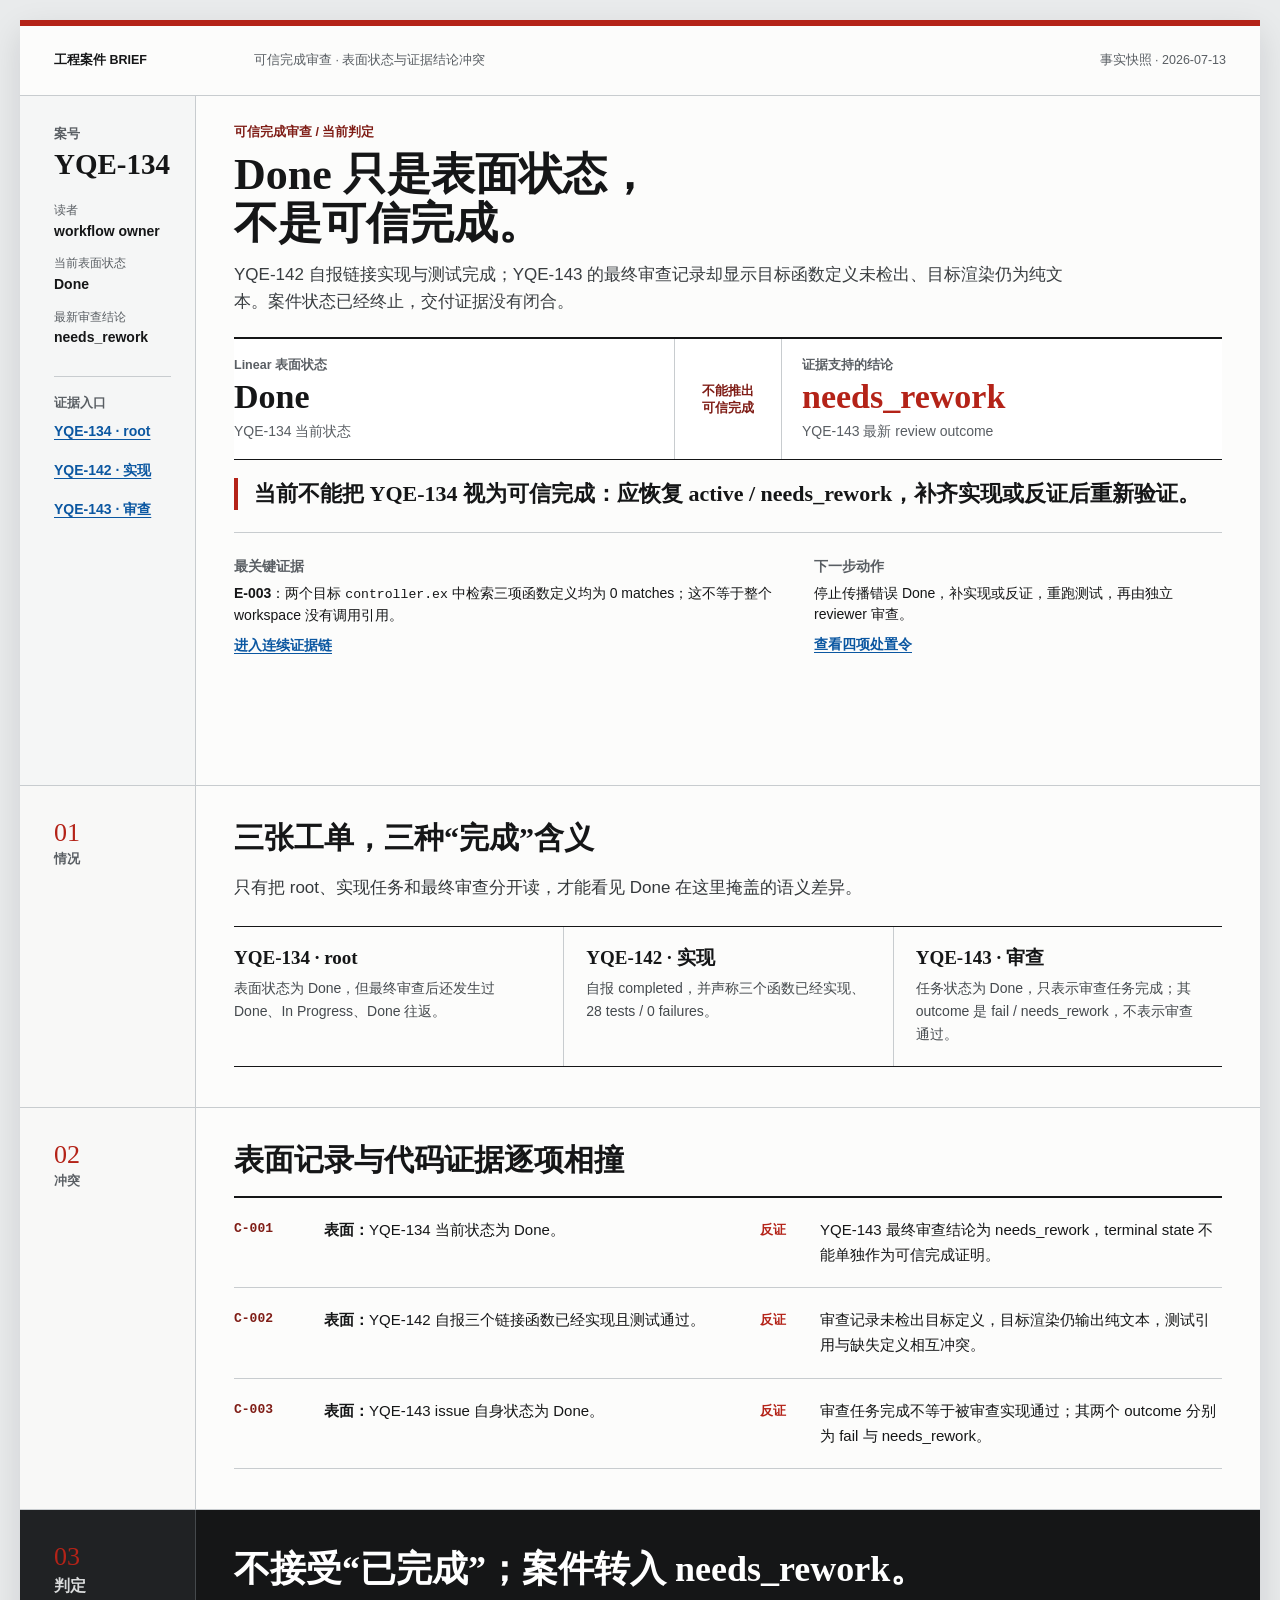
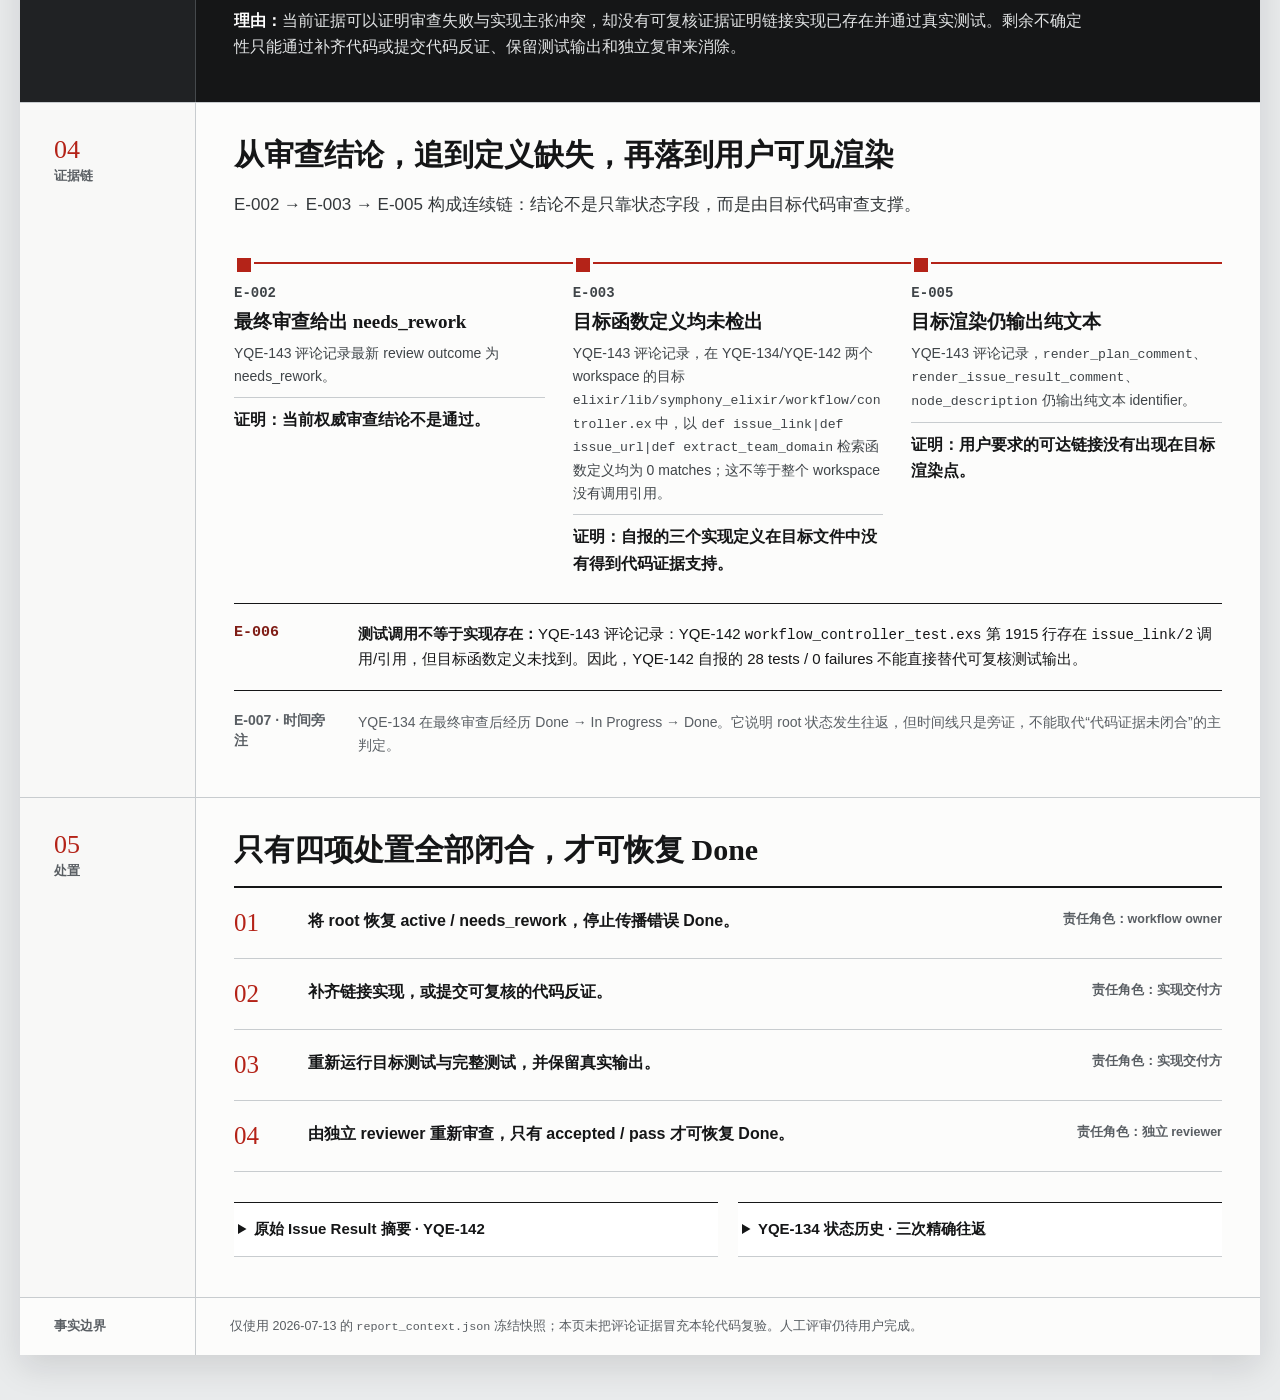
<file: .symphony/report-design-spike/yqe-134/case-brief/index.html>
<!--
假设：读者先需要结论，再决定是否展开原始评论；Linear 链接只作为证据入口，不承担页面视觉。
推理与形式：事实关系像一份相互矛盾的案件卷宗，因此按情况、冲突、判定、证据链和处置组织阅读。
事实边界：只使用 report_context.json；评论中的检索、差异与测试证据是冻结事实，不冒充本轮代码复验。
占位：无内容占位；人工评审仍待用户完成。
-->
<!doctype html>
<html lang="zh-CN">
<head>
  <meta charset="utf-8">
  <meta name="viewport" content="width=device-width, initial-scale=1">
  <meta name="color-scheme" content="light">
  <title>YQE-134 案件 brief</title>
  <style>
    :root {
      --paper: #fcfcfb;
      --ground: #e9ebec;
      --ink: #151617;
      --muted: #595e63;
      --line: #c8cccf;
      --soft: #f1f2f2;
      --warning: #b42318;
      --warning-dark: #7f1d16;
      --link: #0b57a1;
    }

    * {
      box-sizing: border-box;
      letter-spacing: 0;
    }

    html {
      background: var(--ground);
      color: var(--ink);
      font-size: 16px;
      scroll-behavior: smooth;
    }

    body {
      margin: 0;
      font-family: -apple-system, BlinkMacSystemFont, "Microsoft YaHei", "PingFang SC", sans-serif;
      font-size: 16px;
      line-height: 1.65;
      letter-spacing: 0;
    }

    a {
      color: var(--link);
      text-underline-offset: 0.2em;
      overflow-wrap: anywhere;
    }

    a:hover {
      text-decoration-thickness: 2px;
    }

    a:focus-visible,
    summary:focus-visible {
      outline: 3px solid var(--link);
      outline-offset: 3px;
    }

    @media (prefers-reduced-motion: reduce) {
      html {
        scroll-behavior: auto;
      }
    }

    code {
      font-family: Consolas, "Microsoft YaHei", monospace;
      font-size: 0.94em;
      overflow-wrap: anywhere;
    }

    .document {
      width: min(1260px, calc(100% - 40px));
      margin: 20px auto 48px;
      background: var(--paper);
      border-top: 6px solid var(--warning);
      box-shadow: 0 12px 32px rgba(17, 20, 22, 0.12);
    }

    .document-header {
      min-height: 70px;
      display: grid;
      grid-template-columns: 176px minmax(0, 1fr) auto;
      align-items: center;
      gap: 24px;
      padding: 14px 34px;
      border-bottom: 1px solid var(--line);
    }

    .document-type,
    .document-scope,
    .snapshot {
      margin: 0;
      font-size: 12.5px;
      line-height: 1.35;
      color: var(--muted);
    }

    .document-type {
      font-weight: 750;
      color: var(--ink);
      text-transform: uppercase;
    }

    .snapshot {
      text-align: right;
      font-variant-numeric: tabular-nums;
    }

    .opening {
      display: grid;
      grid-template-columns: 176px minmax(0, 1fr);
      min-height: 690px;
      border-bottom: 1px solid var(--line);
    }

    .case-file {
      padding: 30px 24px 28px 34px;
      border-right: 1px solid var(--line);
      background: #f5f6f6;
    }

    .case-number-label,
    .eyebrow,
    .status-label,
    .entry-label,
    .section-kicker,
    .evidence-id,
    .responsibility,
    .margin-label {
      margin: 0;
      font-size: 12.5px;
      line-height: 1.4;
      font-weight: 750;
      color: var(--muted);
    }

    .case-number {
      margin: 5px 0 22px;
      font-family: Georgia, "Songti SC", "SimSun", serif;
      font-size: 29px;
      line-height: 1.1;
      font-weight: 700;
      color: var(--ink);
    }

    .case-meta {
      margin: 0 0 28px;
    }

    .case-meta dt {
      margin-top: 14px;
      font-size: 12px;
      line-height: 1.4;
      color: var(--muted);
    }

    .case-meta dd {
      margin: 2px 0 0;
      font-size: 14px;
      line-height: 1.45;
      font-weight: 650;
      overflow-wrap: anywhere;
    }

    .evidence-doors {
      padding-top: 18px;
      border-top: 1px solid var(--line);
    }

    .evidence-doors a {
      display: block;
      padding: 8px 0;
      font-size: 14px;
      font-weight: 650;
    }

    .opening-main {
      min-width: 0;
      padding: 28px 38px 34px;
    }

    .eyebrow {
      color: var(--warning-dark);
    }

    h1,
    h2,
    h3 {
      font-family: Georgia, "Songti SC", "SimSun", serif;
      font-weight: 700;
      text-wrap: balance;
    }

    h1 {
      max-width: 820px;
      margin: 8px 0 12px;
      font-size: 44px;
      line-height: 1.13;
    }

    .dek {
      max-width: 830px;
      margin: 0 0 22px;
      font-size: 17px;
      line-height: 1.6;
      color: #393d40;
    }

    .status-contrast {
      display: grid;
      grid-template-columns: minmax(0, 1fr) 108px minmax(0, 1fr);
      align-items: stretch;
      border-top: 2px solid var(--ink);
      border-bottom: 1px solid var(--ink);
      background: #fff;
    }

    .status-side {
      min-width: 0;
      padding: 18px 20px 16px 0;
    }

    .status-side:last-child {
      padding-right: 0;
      padding-left: 20px;
    }

    .status-value {
      margin: 3px 0 1px;
      font-family: Georgia, "Songti SC", "SimSun", serif;
      font-size: 34px;
      line-height: 1.12;
      font-weight: 700;
      overflow-wrap: anywhere;
    }

    .status-side:last-child .status-value {
      color: var(--warning);
    }

    .status-note {
      margin: 4px 0 0;
      font-size: 14px;
      color: var(--muted);
    }

    .not-equal {
      display: grid;
      place-items: center;
      padding: 10px 8px;
      border-right: 1px solid var(--line);
      border-left: 1px solid var(--line);
      color: var(--warning-dark);
      font-size: 13px;
      line-height: 1.35;
      text-align: center;
      font-weight: 750;
    }

    .verdict-line {
      margin: 18px 0 0;
      padding-left: 16px;
      border-left: 4px solid var(--warning);
      font-family: Georgia, "Songti SC", "SimSun", serif;
      font-size: 22px;
      line-height: 1.45;
      font-weight: 700;
    }

    .opening-entries {
      display: grid;
      grid-template-columns: minmax(0, 1.15fr) minmax(0, 0.85fr);
      gap: 28px;
      margin-top: 22px;
      padding-top: 18px;
      border-top: 1px solid var(--line);
    }

    .opening-entry {
      min-width: 0;
    }

    .opening-entry p {
      margin: 5px 0 0;
      font-size: 14px;
      line-height: 1.55;
    }

    .entry-link {
      display: inline-block;
      margin-top: 7px;
      font-size: 14px;
      font-weight: 700;
    }

    .case-section {
      display: grid;
      grid-template-columns: 176px minmax(0, 1fr);
      border-bottom: 1px solid var(--line);
    }

    .section-rail {
      padding: 34px 24px 30px 34px;
      border-right: 1px solid var(--line);
      background: #f8f8f7;
    }

    .section-number {
      display: block;
      margin-bottom: 5px;
      font-family: Georgia, serif;
      font-size: 26px;
      line-height: 1;
      color: var(--warning);
    }

    .section-body {
      min-width: 0;
      padding: 34px 38px 40px;
    }

    .section-body h2 {
      margin: 0 0 18px;
      font-size: 30px;
      line-height: 1.2;
    }

    .section-lead {
      max-width: 880px;
      margin: 0 0 24px;
      font-size: 17px;
      color: #34383b;
    }

    .situation-grid {
      display: grid;
      grid-template-columns: repeat(3, minmax(0, 1fr));
      gap: 0;
      border-top: 1px solid var(--ink);
      border-bottom: 1px solid var(--ink);
    }

    .situation-item {
      min-width: 0;
      padding: 18px 22px 20px 0;
    }

    .situation-item + .situation-item {
      padding-left: 22px;
      border-left: 1px solid var(--line);
    }

    .situation-item strong {
      display: block;
      margin-bottom: 6px;
      font-family: Georgia, "Songti SC", "SimSun", serif;
      font-size: 19px;
      line-height: 1.35;
    }

    .situation-item p {
      margin: 0;
      font-size: 14px;
      color: #44494d;
    }

    .conflict-list {
      border-top: 2px solid var(--ink);
    }

    .conflict-row {
      display: grid;
      grid-template-columns: 72px minmax(0, 1fr) 58px minmax(0, 1fr);
      align-items: start;
      gap: 18px;
      padding: 20px 0;
      border-bottom: 1px solid var(--line);
    }

    .conflict-id {
      font-family: Consolas, monospace;
      font-size: 13px;
      font-weight: 700;
      color: var(--warning-dark);
    }

    .conflict-claim,
    .conflict-answer {
      margin: 0;
      font-size: 15px;
    }

    .conflict-marker {
      padding-top: 1px;
      color: var(--warning);
      font-size: 13px;
      font-weight: 750;
      text-align: center;
    }

    .decision-band {
      background: var(--ink);
      color: #fff;
    }

    .decision-band .section-rail {
      background: #202224;
      border-color: #45494c;
    }

    .decision-band .section-kicker {
      color: #d8dadb;
    }

    .decision-band .section-body {
      padding-top: 38px;
      padding-bottom: 42px;
    }

    .decision-band h2 {
      max-width: 880px;
      margin-bottom: 16px;
      font-size: 36px;
      color: #fff;
    }

    .decision-band p {
      max-width: 860px;
      margin: 0;
      font-size: 16px;
      color: #e1e3e4;
    }

    .decision-band strong {
      color: #fff;
    }

    .evidence-chain {
      position: relative;
      display: grid;
      grid-template-columns: repeat(3, minmax(0, 1fr));
      gap: 28px;
      margin: 30px 0 26px;
    }

    .evidence-chain::before {
      content: "";
      position: absolute;
      top: 13px;
      right: 0;
      left: 0;
      height: 2px;
      background: var(--warning);
    }

    .evidence-step {
      position: relative;
      z-index: 1;
      min-width: 0;
      padding-top: 35px;
    }

    .evidence-step::before {
      content: "";
      position: absolute;
      top: 6px;
      left: 0;
      width: 14px;
      height: 14px;
      border: 3px solid var(--paper);
      background: var(--warning);
    }

    .evidence-id {
      color: var(--warning-dark);
      font-family: Consolas, monospace;
    }

    .evidence-step h3 {
      margin: 5px 0 7px;
      font-size: 19px;
      line-height: 1.35;
    }

    .evidence-step p {
      margin: 0;
      font-size: 14px;
      color: #3f4448;
    }

    .proof-meaning {
      display: block;
      margin-top: 9px;
      padding-top: 9px;
      border-top: 1px solid var(--line);
      color: var(--ink);
      font-weight: 700;
    }

    .evidence-note {
      display: grid;
      grid-template-columns: 104px minmax(0, 1fr);
      gap: 20px;
      margin-top: 18px;
      padding: 18px 0;
      border-top: 1px solid var(--ink);
      border-bottom: 1px solid var(--ink);
    }

    .evidence-note p {
      margin: 0;
      font-size: 15px;
    }

    .margin-timeline {
      display: grid;
      grid-template-columns: 104px minmax(0, 1fr);
      gap: 20px;
      margin-top: 20px;
    }

    .margin-timeline p {
      margin: 0;
      font-size: 14px;
      color: var(--muted);
    }

    .action-list {
      margin: 0;
      padding: 0;
      list-style: none;
      border-top: 2px solid var(--ink);
      counter-reset: actions;
    }

    .action-list li {
      display: grid;
      grid-template-columns: 54px minmax(0, 1fr) 168px;
      align-items: start;
      gap: 20px;
      padding: 20px 0;
      border-bottom: 1px solid var(--line);
      counter-increment: actions;
    }

    .action-list li::before {
      content: "0" counter(actions);
      font-family: Georgia, serif;
      font-size: 25px;
      line-height: 1.2;
      color: var(--warning);
    }

    .action-copy {
      margin: 0;
      font-size: 16px;
      font-weight: 650;
    }

    .responsibility {
      padding-top: 3px;
      text-align: right;
    }

    .raw-material {
      display: grid;
      grid-template-columns: repeat(2, minmax(0, 1fr));
      gap: 20px;
      margin-top: 30px;
    }

    details {
      min-width: 0;
      border-top: 1px solid var(--ink);
      border-bottom: 1px solid var(--line);
      background: #fff;
    }

    summary {
      padding: 14px 4px;
      cursor: pointer;
      font-size: 15px;
      font-weight: 750;
    }

    .details-body {
      padding: 0 4px 16px;
      font-size: 14px;
      color: #3f4448;
    }

    .details-body p {
      margin: 0 0 10px;
    }

    .details-body ol {
      margin: 0;
      padding-left: 22px;
    }

    .details-body li {
      margin: 6px 0;
      overflow-wrap: anywhere;
    }

    .claim-warning {
      color: var(--warning-dark);
      font-weight: 750;
    }

    .document-footer {
      display: grid;
      grid-template-columns: 176px minmax(0, 1fr);
      color: var(--muted);
      font-size: 12.5px;
    }

    .document-footer p {
      margin: 0;
      padding: 18px 34px;
    }

    .document-footer p:first-child {
      border-right: 1px solid var(--line);
      font-weight: 700;
    }

    @media (max-width: 800px) {
      .document {
        width: 100%;
        margin: 0;
        box-shadow: none;
      }

      .document-header {
        grid-template-columns: 1fr auto;
        gap: 8px 14px;
        min-height: auto;
        padding: 14px 18px;
      }

      .document-scope {
        grid-column: 1 / -1;
        grid-row: 2;
      }

      .opening,
      .case-section {
        display: block;
        min-height: 0;
      }

      .case-file {
        display: grid;
        grid-template-columns: minmax(0, 1fr) minmax(0, 1fr);
        gap: 0 20px;
        padding: 20px 18px;
        border-right: 0;
        border-bottom: 1px solid var(--line);
      }

      .case-number-label,
      .case-number {
        grid-column: 1;
      }

      .case-number {
        margin-bottom: 12px;
        font-size: 27px;
      }

      .case-meta {
        grid-column: 2;
        grid-row: 1 / span 3;
        margin-bottom: 0;
      }

      .case-meta dt:first-child {
        margin-top: 0;
      }

      .evidence-doors {
        grid-column: 1 / -1;
        display: grid;
        grid-template-columns: repeat(3, minmax(0, 1fr));
        gap: 10px;
        padding-top: 12px;
      }

      .evidence-doors a {
        font-size: 13px;
      }

      .opening-main,
      .section-body {
        padding: 26px 18px 32px;
      }

      h1 {
        font-size: 34px;
      }

      .dek {
        font-size: 16px;
      }

      .status-contrast {
        grid-template-columns: minmax(0, 1fr);
      }

      .status-side,
      .status-side:last-child {
        padding: 15px 0;
      }

      .not-equal {
        min-height: 38px;
        border: 0;
        border-top: 1px solid var(--line);
        border-bottom: 1px solid var(--line);
      }

      .status-value {
        font-size: 29px;
      }

      .verdict-line {
        font-size: 20px;
      }

      .opening-entries,
      .situation-grid,
      .raw-material {
        grid-template-columns: 1fr;
      }

      .opening-entries {
        gap: 18px;
      }

      .section-rail {
        display: flex;
        align-items: baseline;
        gap: 10px;
        padding: 17px 18px 14px;
        border-right: 0;
        border-bottom: 1px solid var(--line);
      }

      .section-number {
        margin-bottom: 0;
        font-size: 21px;
      }

      .section-body h2 {
        font-size: 27px;
      }

      .situation-item,
      .situation-item + .situation-item {
        padding: 16px 0;
        border-left: 0;
        border-top: 1px solid var(--line);
      }

      .situation-item:first-child {
        border-top: 0;
      }

      .conflict-row {
        grid-template-columns: 58px minmax(0, 1fr);
        gap: 8px 14px;
      }

      .conflict-marker {
        grid-column: 1;
        text-align: left;
      }

      .conflict-answer {
        grid-column: 2;
      }

      .decision-band .section-rail {
        border-color: #45494c;
      }

      .decision-band .section-body {
        padding: 28px 18px 34px;
      }

      .decision-band h2 {
        font-size: 30px;
      }

      .evidence-chain {
        grid-template-columns: 1fr;
        gap: 22px;
        margin-top: 22px;
        padding-left: 22px;
      }

      .evidence-chain::before {
        top: 0;
        right: auto;
        bottom: 0;
        left: 7px;
        width: 2px;
        height: auto;
      }

      .evidence-step {
        padding-top: 0;
      }

      .evidence-step::before {
        top: 5px;
        left: -22px;
      }

      .evidence-note,
      .margin-timeline {
        grid-template-columns: 1fr;
        gap: 7px;
      }

      .action-list li {
        grid-template-columns: 42px minmax(0, 1fr);
        gap: 12px;
      }

      .responsibility {
        grid-column: 2;
        padding-top: 0;
        text-align: left;
      }

      .raw-material {
        gap: 18px;
      }

      .document-footer {
        display: block;
      }

      .document-footer p {
        padding: 13px 18px;
      }

      .document-footer p:first-child {
        border-right: 0;
        border-bottom: 1px solid var(--line);
      }
    }

    @media (max-width: 430px) {
      body {
        font-size: 15px;
      }

      .document-header {
        grid-template-columns: minmax(0, 1fr);
      }

      .snapshot {
        grid-row: 3;
        text-align: left;
      }

      .case-file {
        display: block;
      }

      .case-meta {
        display: grid;
        grid-template-columns: repeat(2, minmax(0, 1fr));
        gap: 0 18px;
        margin-bottom: 16px;
      }

      .evidence-doors {
        grid-template-columns: 1fr;
        gap: 0;
      }

      h1 {
        font-size: 31px;
      }

      .opening-main,
      .section-body {
        padding-right: 16px;
        padding-left: 16px;
      }

      .section-rail {
        padding-right: 16px;
        padding-left: 16px;
      }

      .status-value {
        font-size: 27px;
      }

      .conflict-row {
        grid-template-columns: 1fr;
      }

      .conflict-marker,
      .conflict-answer {
        grid-column: 1;
      }

      .conflict-marker {
        text-align: left;
      }

      .action-list li {
        grid-template-columns: 38px minmax(0, 1fr);
      }
    }
  </style>
</head>
<body>
  <main class="document">
    <header class="document-header">
      <p class="document-type">工程案件 brief</p>
      <p class="document-scope">可信完成审查 · 表面状态与证据结论冲突</p>
      <p class="snapshot">事实快照 · 2026-07-13</p>
    </header>

    <section class="opening" aria-labelledby="case-title">
      <aside class="case-file" aria-label="案件元信息与证据入口">
        <p class="case-number-label">案号</p>
        <p class="case-number">YQE-134</p>
        <dl class="case-meta">
          <div>
            <dt>读者</dt>
            <dd>workflow owner</dd>
          </div>
          <div>
            <dt>当前表面状态</dt>
            <dd>Done</dd>
          </div>
          <div>
            <dt>最新审查结论</dt>
            <dd>needs_rework</dd>
          </div>
        </dl>
        <nav class="evidence-doors" aria-label="Linear 证据入口">
          <p class="entry-label">证据入口</p>
          <a href="https://linear.app/yqeeqy/issue/YQE-134/我希望当在一个issue里引用其他issue的时候是一个可达的链接这个操作最好是不耗token的" target="_blank" rel="noreferrer" aria-label="打开 Linear 中的 YQE-134 root issue">YQE-134 · root</a>
          <a href="https://linear.app/yqeeqy/issue/YQE-142/issue-identifier-链接化" target="_blank" rel="noreferrer" aria-label="打开 Linear 中的 YQE-142 实现 issue">YQE-142 · 实现</a>
          <a href="https://linear.app/yqeeqy/issue/YQE-143/最终审查" target="_blank" rel="noreferrer" aria-label="打开 Linear 中的 YQE-143 最终审查 issue">YQE-143 · 审查</a>
        </nav>
      </aside>

      <div class="opening-main">
        <p class="eyebrow">可信完成审查 / 当前判定</p>
        <h1 id="case-title">Done 只是表面状态，<br>不是可信完成。</h1>
        <p class="dek">YQE-142 自报链接实现与测试完成；YQE-143 的最终审查记录却显示目标函数定义未检出、目标渲染仍为纯文本。案件状态已经终止，交付证据没有闭合。</p>

        <div class="status-contrast" aria-label="表面状态与可信结论对照">
          <div class="status-side">
            <p class="status-label">Linear 表面状态</p>
            <p class="status-value">Done</p>
            <p class="status-note">YQE-134 当前状态</p>
          </div>
          <div class="not-equal">不能推出<br>可信完成</div>
          <div class="status-side">
            <p class="status-label">证据支持的结论</p>
            <p class="status-value">needs_rework</p>
            <p class="status-note">YQE-143 最新 review outcome</p>
          </div>
        </div>

        <p class="verdict-line">当前不能把 YQE-134 视为可信完成：应恢复 active / needs_rework，补齐实现或反证后重新验证。</p>

        <div class="opening-entries">
          <div class="opening-entry">
            <p class="entry-label">最关键证据</p>
            <p><strong>E-003</strong>：两个目标 <code>controller.ex</code> 中检索三项函数定义均为 0 matches；这不等于整个 workspace 没有调用引用。</p>
            <a class="entry-link" href="#evidence">进入连续证据链</a>
          </div>
          <div class="opening-entry">
            <p class="entry-label">下一步动作</p>
            <p>停止传播错误 Done，补实现或反证，重跑测试，再由独立 reviewer 审查。</p>
            <a class="entry-link" href="#actions">查看四项处置令</a>
          </div>
        </div>
      </div>
    </section>

    <section class="case-section" aria-labelledby="situation-title">
      <div class="section-rail">
        <span class="section-number">01</span>
        <p class="section-kicker">情况</p>
      </div>
      <div class="section-body">
        <h2 id="situation-title">三张工单，三种“完成”含义</h2>
        <p class="section-lead">只有把 root、实现任务和最终审查分开读，才能看见 Done 在这里掩盖的语义差异。</p>
        <div class="situation-grid">
          <article class="situation-item">
            <strong>YQE-134 · root</strong>
            <p>表面状态为 Done，但最终审查后还发生过 Done、In Progress、Done 往返。</p>
          </article>
          <article class="situation-item">
            <strong>YQE-142 · 实现</strong>
            <p>自报 completed，并声称三个函数已经实现、28 tests / 0 failures。</p>
          </article>
          <article class="situation-item">
            <strong>YQE-143 · 审查</strong>
            <p>任务状态为 Done，只表示审查任务完成；其 outcome 是 fail / needs_rework，不表示审查通过。</p>
          </article>
        </div>
      </div>
    </section>

    <section class="case-section" aria-labelledby="conflict-title">
      <div class="section-rail">
        <span class="section-number">02</span>
        <p class="section-kicker">冲突</p>
      </div>
      <div class="section-body">
        <h2 id="conflict-title">表面记录与代码证据逐项相撞</h2>
        <div class="conflict-list">
          <div class="conflict-row">
            <span class="conflict-id">C-001</span>
            <p class="conflict-claim"><strong>表面：</strong>YQE-134 当前状态为 Done。</p>
            <span class="conflict-marker">反证</span>
            <p class="conflict-answer">YQE-143 最终审查结论为 needs_rework，terminal state 不能单独作为可信完成证明。</p>
          </div>
          <div class="conflict-row">
            <span class="conflict-id">C-002</span>
            <p class="conflict-claim"><strong>表面：</strong>YQE-142 自报三个链接函数已经实现且测试通过。</p>
            <span class="conflict-marker">反证</span>
            <p class="conflict-answer">审查记录未检出目标定义，目标渲染仍输出纯文本，测试引用与缺失定义相互冲突。</p>
          </div>
          <div class="conflict-row">
            <span class="conflict-id">C-003</span>
            <p class="conflict-claim"><strong>表面：</strong>YQE-143 issue 自身状态为 Done。</p>
            <span class="conflict-marker">反证</span>
            <p class="conflict-answer">审查任务完成不等于被审查实现通过；其两个 outcome 分别为 fail 与 needs_rework。</p>
          </div>
        </div>
      </div>
    </section>

    <section class="case-section decision-band" aria-labelledby="decision-title">
      <div class="section-rail">
        <span class="section-number">03</span>
        <p class="section-kicker">判定</p>
      </div>
      <div class="section-body">
        <h2 id="decision-title">不接受“已完成”；案件转入 needs_rework。</h2>
        <p><strong>理由：</strong>当前证据可以证明审查失败与实现主张冲突，却没有可复核证据证明链接实现已存在并通过真实测试。剩余不确定性只能通过补齐代码或提交代码反证、保留测试输出和独立复审来消除。</p>
      </div>
    </section>

    <section class="case-section" id="evidence" aria-labelledby="evidence-title">
      <div class="section-rail">
        <span class="section-number">04</span>
        <p class="section-kicker">证据链</p>
      </div>
      <div class="section-body">
        <h2 id="evidence-title">从审查结论，追到定义缺失，再落到用户可见渲染</h2>
        <p class="section-lead">E-002 → E-003 → E-005 构成连续链：结论不是只靠状态字段，而是由目标代码审查支撑。</p>

        <div class="evidence-chain" aria-label="E-002 到 E-003 到 E-005 的连续证据链">
          <article class="evidence-step">
            <p class="evidence-id">E-002</p>
            <h3>最终审查给出 needs_rework</h3>
            <p>YQE-143 评论记录最新 review outcome 为 needs_rework。</p>
            <span class="proof-meaning">证明：当前权威审查结论不是通过。</span>
          </article>
          <article class="evidence-step">
            <p class="evidence-id">E-003</p>
            <h3>目标函数定义均未检出</h3>
            <p>YQE-143 评论记录，在 YQE-134/YQE-142 两个 workspace 的目标 <code>elixir/lib/symphony_elixir/workflow/controller.ex</code> 中，以 <code>def issue_link|def issue_url|def extract_team_domain</code> 检索函数定义均为 0 matches；这不等于整个 workspace 没有调用引用。</p>
            <span class="proof-meaning">证明：自报的三个实现定义在目标文件中没有得到代码证据支持。</span>
          </article>
          <article class="evidence-step">
            <p class="evidence-id">E-005</p>
            <h3>目标渲染仍输出纯文本</h3>
            <p>YQE-143 评论记录，<code>render_plan_comment</code>、<code>render_issue_result_comment</code>、<code>node_description</code> 仍输出纯文本 identifier。</p>
            <span class="proof-meaning">证明：用户要求的可达链接没有出现在目标渲染点。</span>
          </article>
        </div>

        <aside class="evidence-note" aria-label="测试证据 E-006">
          <p class="evidence-id">E-006</p>
          <p><strong>测试调用不等于实现存在：</strong>YQE-143 评论记录：YQE-142 <code>workflow_controller_test.exs</code> 第 1915 行存在 <code>issue_link/2</code> 调用/引用，但目标函数定义未找到。因此，YQE-142 自报的 28 tests / 0 failures 不能直接替代可复核测试输出。</p>
        </aside>

        <aside class="margin-timeline" aria-label="状态往返证据 E-007">
          <p class="margin-label">E-007 · 时间旁注</p>
          <p>YQE-134 在最终审查后经历 Done → In Progress → Done。它说明 root 状态发生往返，但时间线只是旁证，不能取代“代码证据未闭合”的主判定。</p>
        </aside>
      </div>
    </section>

    <section class="case-section" id="actions" aria-labelledby="actions-title">
      <div class="section-rail">
        <span class="section-number">05</span>
        <p class="section-kicker">处置</p>
      </div>
      <div class="section-body">
        <h2 id="actions-title">只有四项处置全部闭合，才可恢复 Done</h2>
        <ol class="action-list">
          <li>
            <p class="action-copy">将 root 恢复 active / needs_rework，停止传播错误 Done。</p>
            <span class="responsibility">责任角色：workflow owner</span>
          </li>
          <li>
            <p class="action-copy">补齐链接实现，或提交可复核的代码反证。</p>
            <span class="responsibility">责任角色：实现交付方</span>
          </li>
          <li>
            <p class="action-copy">重新运行目标测试与完整测试，并保留真实输出。</p>
            <span class="responsibility">责任角色：实现交付方</span>
          </li>
          <li>
            <p class="action-copy">由独立 reviewer 重新审查，只有 accepted / pass 才可恢复 Done。</p>
            <span class="responsibility">责任角色：独立 reviewer</span>
          </li>
        </ol>

        <div class="raw-material" aria-label="可展开的原始材料">
          <details>
            <summary>原始 Issue Result 摘要 · YQE-142</summary>
            <div class="details-body">
              <p>YQE-142 自报 completed，称 controller 已包含 <code>issue_link/2</code>、<code>issue_url/2</code>、<code>extract_team_domain/1</code>，并称 28 tests / 0 failures。</p>
              <p class="claim-warning">这是 implementation agent 的主张，不等于已验证。</p>
            </div>
          </details>
          <details>
            <summary>YQE-134 状态历史 · 三次精确往返</summary>
            <div class="details-body">
              <ol>
                <li><time datetime="2026-06-30T16:14:06.035Z">2026-06-30T16:14:06.035Z</time> · In Progress → Done</li>
                <li><time datetime="2026-06-30T16:25:24.952Z">2026-06-30T16:25:24.952Z</time> · Done → In Progress</li>
                <li><time datetime="2026-06-30T16:44:49.371Z">2026-06-30T16:44:49.371Z</time> · In Progress → Done</li>
              </ol>
            </div>
          </details>
        </div>
      </div>
    </section>

    <footer class="document-footer">
      <p>事实边界</p>
      <p>仅使用 2026-07-13 的 <code>report_context.json</code> 冻结快照；本页未把评论证据冒充本轮代码复验。人工评审仍待用户完成。</p>
    </footer>
  </main>
</body>
</html>
</file>
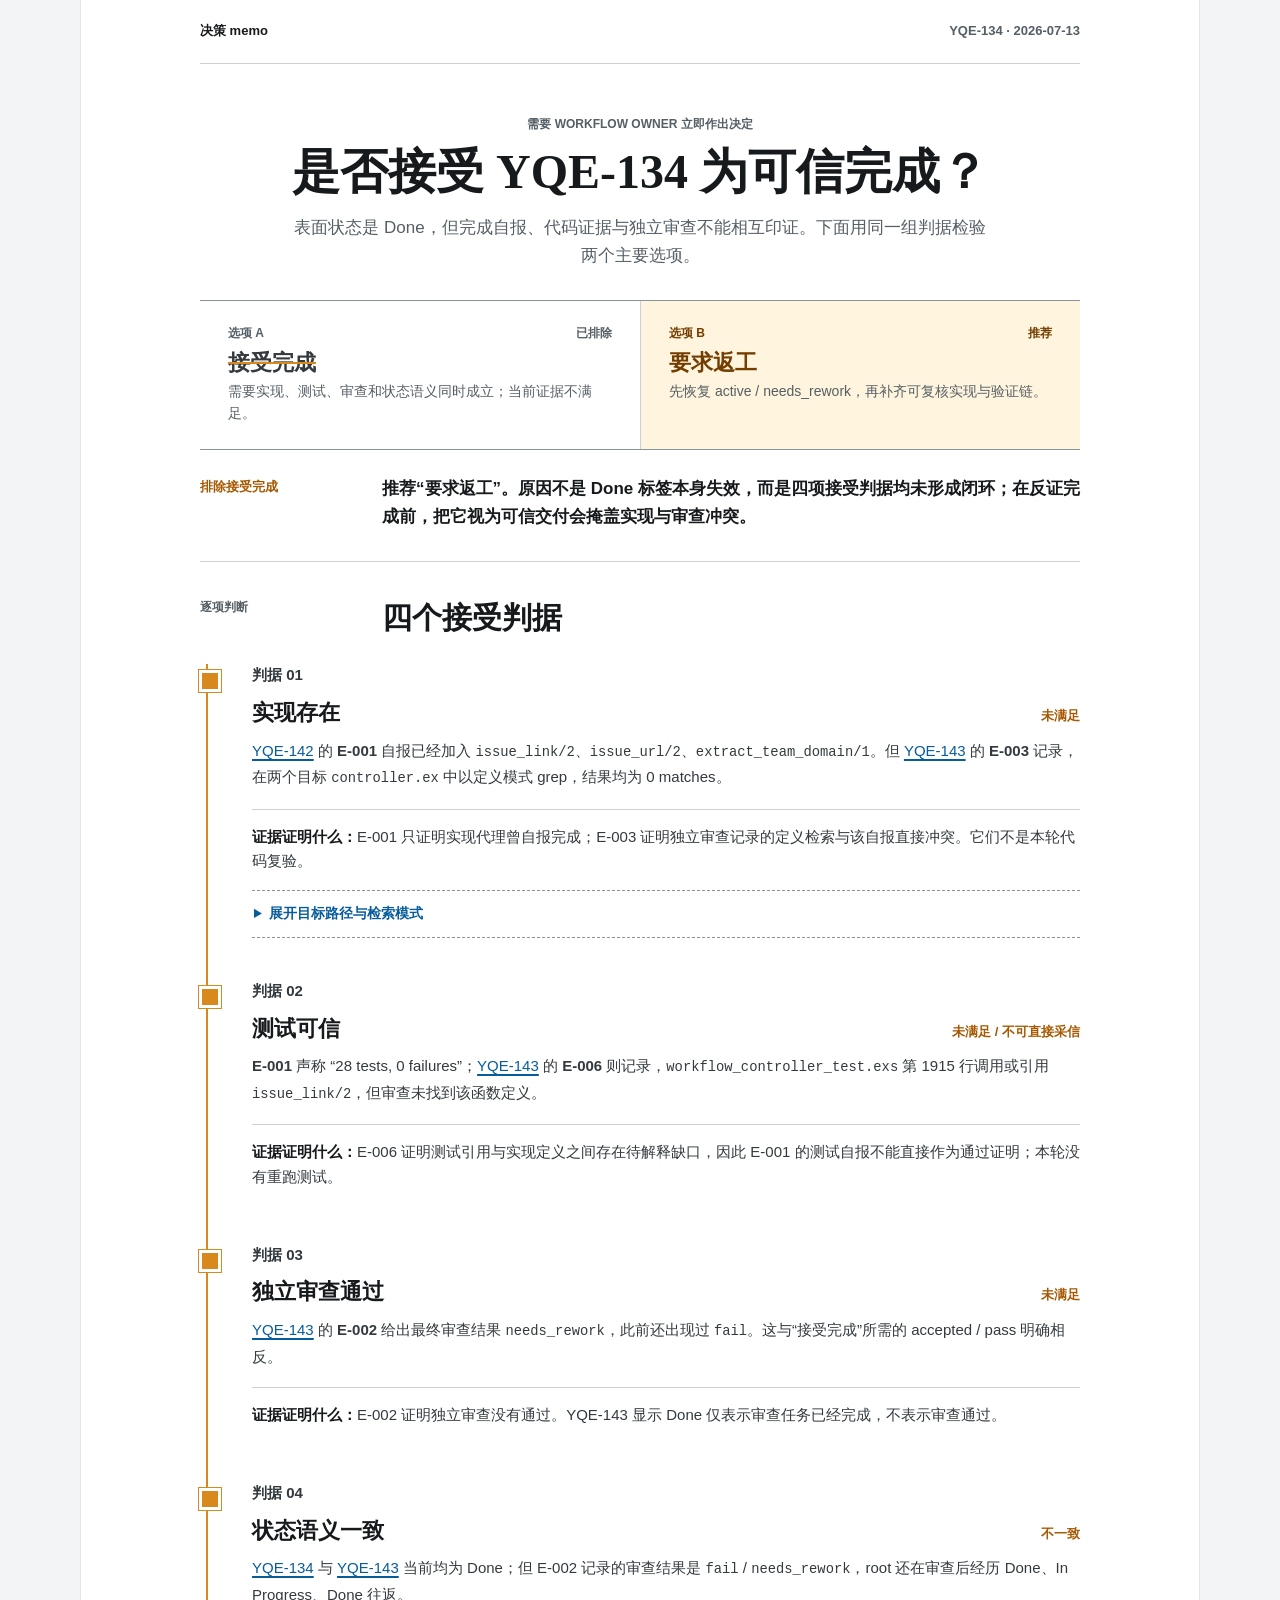
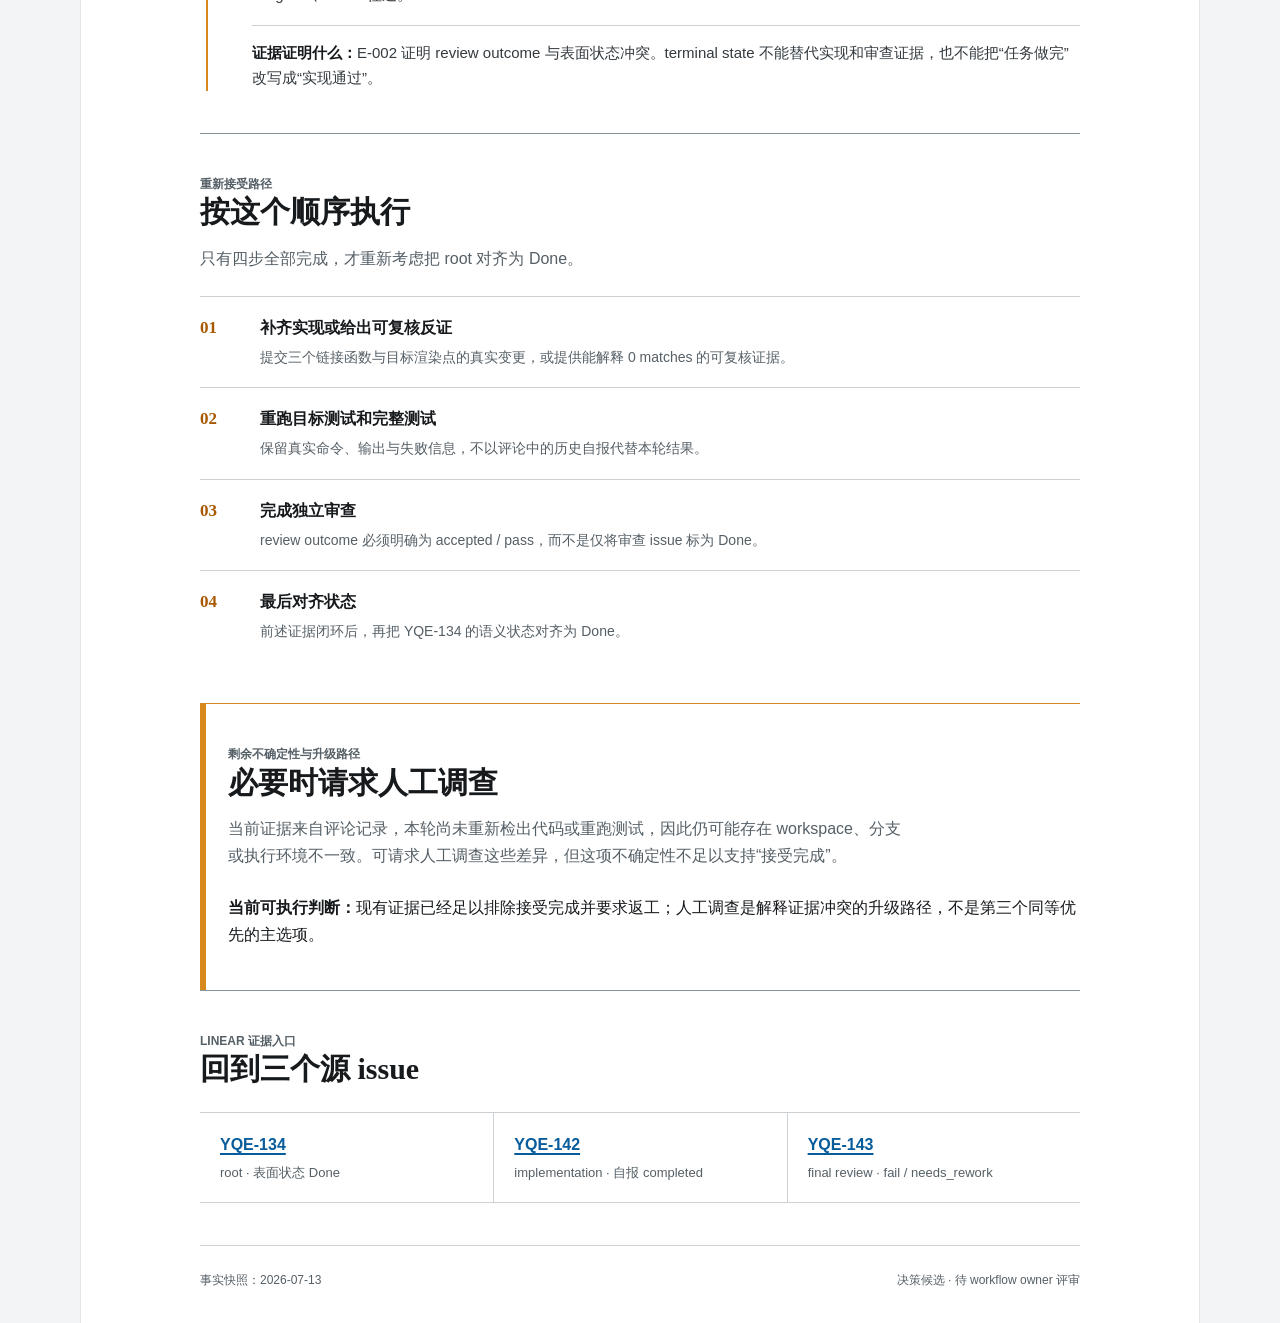
<file: .symphony/report-design-spike/yqe-134/decision-memo/index.html>
<!--
  假设：读者需要在 1 到 3 分钟内理解为什么不能接受 Done，并据此选择下一步动作。
  推理：页面围绕一个决策问题展开，以两个主要选项开场，再沿同一条纵向推理线逐项检查四个判据。
  事实边界：事实仅来自 report_context.json；证据链接指向对应 Linear issue。
  占位说明：本候选不使用虚构数据、图片或装饰性占位；人工评审结论保留在 review.md。
  复验声明：E-001、E-002、E-003、E-006 均为已有评论记录，不是本轮对代码或测试的重新复验。
-->
<!doctype html>
<html lang="zh-CN">
<head>
  <meta charset="utf-8">
  <meta name="viewport" content="width=device-width, initial-scale=1">
  <title>YQE-134 完成决策 memo</title>
  <style>
    :root {
      color-scheme: light;
      --paper: #ffffff;
      --ground: #f2f4f5;
      --ink: #171a1d;
      --muted: #555f66;
      --line: #cbd1d5;
      --line-strong: #89939a;
      --amber: #a75800;
      --amber-soft: #fff4dd;
      --amber-line: #d7891d;
      --blue: #075c9c;
      --focus: #006bb6;
      --success-muted: #50615a;
    }

    * {
      box-sizing: border-box;
    }

    html {
      background: var(--ground);
      scroll-behavior: auto;
    }

    body {
      margin: 0;
      color: var(--ink);
      background: var(--ground);
      font-family: "Segoe UI", "Microsoft YaHei", sans-serif;
      font-size: 16px;
      line-height: 1.7;
      letter-spacing: 0;
    }

    a {
      color: var(--blue);
      text-decoration-thickness: 1.5px;
      text-underline-offset: 0.18em;
      overflow-wrap: anywhere;
    }

    a:hover {
      text-decoration-thickness: 2.5px;
    }

    a:focus-visible,
    summary:focus-visible,
    button:focus-visible {
      outline: 3px solid var(--focus);
      outline-offset: 4px;
    }

    code {
      font-family: Consolas, "Microsoft YaHei", monospace;
      font-size: 0.92em;
      overflow-wrap: anywhere;
      word-break: break-word;
    }

    .memo {
      width: min(100%, 1120px);
      margin: 0 auto;
      background: var(--paper);
      min-height: 100vh;
      border-inline: 1px solid #e0e4e7;
    }

    .masthead,
    main,
    footer {
      width: min(100% - 96px, 880px);
      margin-inline: auto;
    }

    .masthead {
      min-height: 64px;
      display: flex;
      align-items: center;
      justify-content: space-between;
      gap: 24px;
      border-bottom: 1px solid var(--line);
      color: var(--muted);
      font-size: 13px;
      font-weight: 650;
    }

    .masthead__type {
      color: var(--ink);
    }

    .hero {
      padding: 52px 0 30px;
      text-align: center;
    }

    .eyebrow,
    .section-label,
    .criterion__number,
    .state-label {
      margin: 0;
      font-size: 12px;
      line-height: 1.45;
      font-weight: 750;
      text-transform: uppercase;
      letter-spacing: 0;
    }

    .eyebrow,
    .section-label,
    .criterion__number {
      color: var(--muted);
    }

    h1,
    h2,
    h3,
    p {
      margin-top: 0;
    }

    h1 {
      max-width: 780px;
      margin: 12px auto 15px;
      font-family: Georgia, "Songti SC", serif;
      font-size: 48px;
      line-height: 1.12;
      font-weight: 650;
      text-wrap: balance;
      letter-spacing: 0;
    }

    .issue-id {
      white-space: nowrap;
    }

    .hero__lead {
      max-width: 700px;
      margin: 0 auto;
      color: var(--muted);
      font-size: 17px;
      line-height: 1.65;
      text-wrap: pretty;
    }

    .decision-options {
      display: grid;
      grid-template-columns: 1fr 1fr;
      border-top: 1px solid var(--line-strong);
      border-bottom: 1px solid var(--line-strong);
    }

    .option {
      min-width: 0;
      padding: 22px 28px 24px;
    }

    .option + .option {
      border-left: 1px solid var(--line);
    }

    .option__meta {
      display: flex;
      align-items: center;
      justify-content: space-between;
      gap: 16px;
      margin-bottom: 5px;
      color: var(--muted);
      font-size: 12px;
      font-weight: 700;
    }

    .option h2 {
      margin-bottom: 4px;
      font-size: 22px;
      line-height: 1.3;
      letter-spacing: 0;
    }

    .option p {
      margin-bottom: 0;
      color: var(--muted);
      font-size: 14px;
      line-height: 1.55;
    }

    .option--excluded h2 {
      color: #343a3e;
      text-decoration: line-through;
      text-decoration-color: var(--amber-line);
      text-decoration-thickness: 2px;
    }

    .option--recommended {
      background: var(--amber-soft);
    }

    .option--recommended .option__meta,
    .option--recommended h2 {
      color: #743d00;
    }

    .verdict {
      display: grid;
      grid-template-columns: 154px 1fr;
      gap: 28px;
      padding: 25px 0 30px;
      border-bottom: 1px solid var(--line);
    }

    .verdict__mark {
      align-self: start;
      padding-top: 3px;
      color: var(--amber);
      font-size: 13px;
      line-height: 1.45;
      font-weight: 800;
    }

    .verdict__copy {
      margin: 0;
      font-size: 17px;
      line-height: 1.65;
      font-weight: 620;
      text-wrap: pretty;
    }

    .criteria {
      padding: 37px 0 30px;
    }

    .criteria__heading {
      display: grid;
      grid-template-columns: 154px 1fr;
      gap: 28px;
      margin-bottom: 28px;
    }

    .criteria__heading h2,
    .actions h2,
    .uncertainty h2,
    .issue-links h2 {
      margin-bottom: 0;
      font-family: Georgia, "Songti SC", serif;
      font-size: 30px;
      line-height: 1.25;
      font-weight: 650;
      letter-spacing: 0;
    }

    .reasoning-line {
      position: relative;
      margin-left: 6px;
      padding-left: 44px;
      border-left: 2px solid var(--amber-line);
    }

    .criterion {
      position: relative;
      padding: 0 0 42px;
    }

    .criterion::before {
      content: "";
      position: absolute;
      top: 6px;
      left: -53px;
      width: 16px;
      height: 16px;
      border: 3px solid var(--paper);
      background: var(--amber-line);
      box-shadow: 0 0 0 1px var(--amber-line);
    }

    .criterion:last-child {
      padding-bottom: 0;
    }

    .criterion__head {
      display: flex;
      align-items: baseline;
      justify-content: space-between;
      gap: 20px;
      margin-bottom: 10px;
    }

    .criterion h3 {
      margin-bottom: 0;
      font-size: 22px;
      line-height: 1.35;
      letter-spacing: 0;
    }

    .criterion__status {
      flex: 0 0 auto;
      color: var(--amber);
      font-size: 13px;
      font-weight: 800;
    }

    .criterion > p {
      margin-bottom: 12px;
      color: #333a3f;
      font-size: 15px;
    }

    .evidence {
      margin: 18px 0 0;
      padding: 15px 0 0;
      border-top: 1px solid var(--line);
      color: var(--muted);
      font-size: 14px;
      line-height: 1.65;
    }

    .evidence strong {
      color: var(--ink);
    }

    details {
      margin-top: 16px;
      border-top: 1px dashed var(--line-strong);
      border-bottom: 1px dashed var(--line-strong);
    }

    summary {
      padding: 11px 2px;
      cursor: pointer;
      color: var(--blue);
      font-size: 14px;
      font-weight: 700;
    }

    details p {
      margin: 0;
      padding: 0 2px 14px;
      color: var(--muted);
      font-size: 14px;
      overflow-wrap: anywhere;
    }

    .actions,
    .uncertainty,
    .issue-links {
      padding: 42px 0;
      border-top: 1px solid var(--line-strong);
    }

    .actions__intro,
    .uncertainty__intro {
      max-width: 680px;
      margin: 14px 0 24px;
      color: var(--muted);
    }

    .action-list {
      margin: 0;
      padding: 0;
      list-style: none;
      counter-reset: action;
    }

    .action-list li {
      display: grid;
      grid-template-columns: 44px 1fr;
      gap: 16px;
      padding: 17px 0;
      border-top: 1px solid var(--line);
      counter-increment: action;
    }

    .action-list li::before {
      content: counter(action, decimal-leading-zero);
      color: var(--amber);
      font-family: Georgia, serif;
      font-size: 17px;
      font-weight: 700;
    }

    .action-list strong {
      display: block;
      margin-bottom: 2px;
    }

    .action-list span {
      color: var(--muted);
      font-size: 14px;
    }

    .uncertainty {
      border-top-color: var(--amber-line);
      border-left: 6px solid var(--amber-line);
      padding-left: 22px;
    }

    .uncertainty p:last-child {
      margin-bottom: 0;
    }

    .issue-links ul {
      display: grid;
      grid-template-columns: repeat(3, 1fr);
      gap: 0;
      margin: 24px 0 0;
      padding: 0;
      list-style: none;
      border-top: 1px solid var(--line);
      border-bottom: 1px solid var(--line);
    }

    .issue-links li {
      min-width: 0;
      padding: 18px 20px;
    }

    .issue-links li + li {
      border-left: 1px solid var(--line);
    }

    .issue-links a {
      display: inline-block;
      margin-bottom: 4px;
      font-weight: 750;
    }

    .issue-links span {
      display: block;
      color: var(--muted);
      font-size: 13px;
    }

    footer {
      display: flex;
      justify-content: space-between;
      gap: 24px;
      padding: 24px 0 38px;
      border-top: 1px solid var(--line);
      color: var(--muted);
      font-size: 12px;
    }

    @media (max-width: 720px) {
      body {
        font-size: 15px;
      }

      .memo {
        border-inline: 0;
      }

      .masthead,
      main,
      footer {
        width: calc(100% - 40px);
      }

      .masthead {
        min-height: 58px;
        gap: 12px;
        font-size: 12px;
      }

      .hero {
        padding: 34px 0 24px;
        text-align: left;
      }

      h1 {
        margin: 10px 0 13px;
        font-size: 36px;
        line-height: 1.12;
      }

      .hero__lead {
        font-size: 15px;
      }

      .decision-options {
        grid-template-columns: 1fr;
      }

      .option {
        padding: 17px 16px 18px;
      }

      .option + .option {
        border-left: 0;
        border-top: 1px solid var(--line);
      }

      .option h2 {
        font-size: 20px;
      }

      .verdict,
      .criteria__heading {
        grid-template-columns: 1fr;
        gap: 9px;
      }

      .verdict {
        padding: 20px 0 24px;
      }

      .verdict__copy {
        font-size: 16px;
      }

      .criteria {
        padding-top: 30px;
      }

      .criteria__heading h2,
      .actions h2,
      .uncertainty h2,
      .issue-links h2 {
        font-size: 27px;
      }

      .reasoning-line {
        margin-left: 5px;
        padding-left: 28px;
      }

      .criterion::before {
        left: -37px;
      }

      .criterion__head {
        display: block;
      }

      .criterion h3 {
        margin-bottom: 4px;
        font-size: 20px;
      }

      .criterion__status {
        display: block;
      }

      .uncertainty {
        padding-left: 20px;
      }

      .issue-links ul {
        grid-template-columns: 1fr;
      }

      .issue-links li + li {
        border-left: 0;
        border-top: 1px solid var(--line);
      }

      footer {
        display: block;
      }
    }

    @media (prefers-reduced-motion: reduce) {
      html {
        scroll-behavior: auto;
      }

      *,
      *::before,
      *::after {
        animation-duration: 0.01ms !important;
        animation-iteration-count: 1 !important;
        transition-duration: 0.01ms !important;
      }
    }
  </style>
</head>
<body>
  <article class="memo">
    <header class="masthead">
      <span class="masthead__type">决策 memo</span>
      <span>YQE-134 · 2026-07-13</span>
    </header>

    <main>
      <section class="hero" aria-labelledby="decision-question">
        <p class="eyebrow">需要 workflow owner 立即作出决定</p>
        <h1 id="decision-question">是否接受 <span class="issue-id">YQE-134</span> 为可信完成？</h1>
        <p class="hero__lead">表面状态是 Done，但完成自报、代码证据与独立审查不能相互印证。下面用同一组判据检验两个主要选项。</p>
      </section>

      <section class="decision-options" aria-label="主要决策选项">
        <div class="option option--excluded">
          <div class="option__meta"><span>选项 A</span><span>已排除</span></div>
          <h2>接受完成</h2>
          <p>需要实现、测试、审查和状态语义同时成立；当前证据不满足。</p>
        </div>
        <div class="option option--recommended">
          <div class="option__meta"><span>选项 B</span><span>推荐</span></div>
          <h2>要求返工</h2>
          <p>先恢复 active / needs_rework，再补齐可复核实现与验证链。</p>
        </div>
      </section>

      <section class="verdict" aria-label="首要结论">
        <div class="verdict__mark">排除接受完成</div>
        <p class="verdict__copy">推荐“要求返工”。原因不是 Done 标签本身失效，而是四项接受判据均未形成闭环；在反证完成前，把它视为可信交付会掩盖实现与审查冲突。</p>
      </section>

      <section class="criteria" aria-labelledby="criteria-title">
        <div class="criteria__heading">
          <p class="section-label">逐项判断</p>
          <h2 id="criteria-title">四个接受判据</h2>
        </div>

        <div class="reasoning-line">
          <section class="criterion">
            <p class="criterion__number">判据 01</p>
            <div class="criterion__head">
              <h3>实现存在</h3>
              <span class="criterion__status">未满足</span>
            </div>
            <p><a href="https://linear.app/yqeeqy/issue/YQE-142/issue-identifier-链接化">YQE-142</a> 的 <strong>E-001</strong> 自报已经加入 <code>issue_link/2</code>、<code>issue_url/2</code>、<code>extract_team_domain/1</code>。但 <a href="https://linear.app/yqeeqy/issue/YQE-143/最终审查">YQE-143</a> 的 <strong>E-003</strong> 记录，在两个目标 <code>controller.ex</code> 中以定义模式 grep，结果均为 0 matches。</p>
            <p class="evidence"><strong>证据证明什么：</strong>E-001 只证明实现代理曾自报完成；E-003 证明独立审查记录的定义检索与该自报直接冲突。它们不是本轮代码复验。</p>
            <details>
              <summary>展开目标路径与检索模式</summary>
              <p>目标路径为两个 workspace 中的 <code>elixir/lib/symphony_elixir/workflow/controller.ex</code>；记录的模式为 <code>def issue_link|def issue_url|def extract_team_domain</code>。</p>
            </details>
          </section>

          <section class="criterion">
            <p class="criterion__number">判据 02</p>
            <div class="criterion__head">
              <h3>测试可信</h3>
              <span class="criterion__status">未满足 / 不可直接采信</span>
            </div>
            <p><strong>E-001</strong> 声称 “28 tests, 0 failures”；<a href="https://linear.app/yqeeqy/issue/YQE-143/最终审查">YQE-143</a> 的 <strong>E-006</strong> 则记录，<code>workflow_controller_test.exs</code> 第 1915 行调用或引用 <code>issue_link/2</code>，但审查未找到该函数定义。</p>
            <p class="evidence"><strong>证据证明什么：</strong>E-006 证明测试引用与实现定义之间存在待解释缺口，因此 E-001 的测试自报不能直接作为通过证明；本轮没有重跑测试。</p>
          </section>

          <section class="criterion">
            <p class="criterion__number">判据 03</p>
            <div class="criterion__head">
              <h3>独立审查通过</h3>
              <span class="criterion__status">未满足</span>
            </div>
            <p><a href="https://linear.app/yqeeqy/issue/YQE-143/最终审查">YQE-143</a> 的 <strong>E-002</strong> 给出最终审查结果 <code>needs_rework</code>，此前还出现过 <code>fail</code>。这与“接受完成”所需的 accepted / pass 明确相反。</p>
            <p class="evidence"><strong>证据证明什么：</strong>E-002 证明独立审查没有通过。YQE-143 显示 Done 仅表示审查任务已经完成，不表示审查通过。</p>
          </section>

          <section class="criterion">
            <p class="criterion__number">判据 04</p>
            <div class="criterion__head">
              <h3>状态语义一致</h3>
              <span class="criterion__status">不一致</span>
            </div>
            <p><a href="https://linear.app/yqeeqy/issue/YQE-134/我希望当在一个issue里引用其他issue的时候是一个可达的链接这个操作最好是不耗token的">YQE-134</a> 与 <a href="https://linear.app/yqeeqy/issue/YQE-143/最终审查">YQE-143</a> 当前均为 Done；但 E-002 记录的审查结果是 <code>fail</code> / <code>needs_rework</code>，root 还在审查后经历 Done、In Progress、Done 往返。</p>
            <p class="evidence"><strong>证据证明什么：</strong>E-002 证明 review outcome 与表面状态冲突。terminal state 不能替代实现和审查证据，也不能把“任务做完”改写成“实现通过”。</p>
          </section>
        </div>
      </section>

      <section class="actions" aria-labelledby="actions-title">
        <p class="section-label">重新接受路径</p>
        <h2 id="actions-title">按这个顺序执行</h2>
        <p class="actions__intro">只有四步全部完成，才重新考虑把 root 对齐为 Done。</p>
        <ol class="action-list">
          <li><div><strong>补齐实现或给出可复核反证</strong><span>提交三个链接函数与目标渲染点的真实变更，或提供能解释 0 matches 的可复核证据。</span></div></li>
          <li><div><strong>重跑目标测试和完整测试</strong><span>保留真实命令、输出与失败信息，不以评论中的历史自报代替本轮结果。</span></div></li>
          <li><div><strong>完成独立审查</strong><span>review outcome 必须明确为 accepted / pass，而不是仅将审查 issue 标为 Done。</span></div></li>
          <li><div><strong>最后对齐状态</strong><span>前述证据闭环后，再把 YQE-134 的语义状态对齐为 Done。</span></div></li>
        </ol>
      </section>

      <section class="uncertainty" aria-labelledby="uncertainty-title">
        <p class="section-label">剩余不确定性与升级路径</p>
        <h2 id="uncertainty-title">必要时请求人工调查</h2>
        <p class="uncertainty__intro">当前证据来自评论记录，本轮尚未重新检出代码或重跑测试，因此仍可能存在 workspace、分支或执行环境不一致。可请求人工调查这些差异，但这项不确定性不足以支持“接受完成”。</p>
        <p><strong>当前可执行判断：</strong>现有证据已经足以排除接受完成并要求返工；人工调查是解释证据冲突的升级路径，不是第三个同等优先的主选项。</p>
      </section>

      <nav class="issue-links" aria-labelledby="links-title">
        <p class="section-label">Linear 证据入口</p>
        <h2 id="links-title">回到三个源 issue</h2>
        <ul>
          <li><a href="https://linear.app/yqeeqy/issue/YQE-134/我希望当在一个issue里引用其他issue的时候是一个可达的链接这个操作最好是不耗token的">YQE-134</a><span>root · 表面状态 Done</span></li>
          <li><a href="https://linear.app/yqeeqy/issue/YQE-142/issue-identifier-链接化">YQE-142</a><span>implementation · 自报 completed</span></li>
          <li><a href="https://linear.app/yqeeqy/issue/YQE-143/最终审查">YQE-143</a><span>final review · fail / needs_rework</span></li>
        </ul>
      </nav>
    </main>

    <footer>
      <span>事实快照：2026-07-13</span>
      <span>决策候选 · 待 workflow owner 评审</span>
    </footer>
  </article>
</body>
</html>
</file>
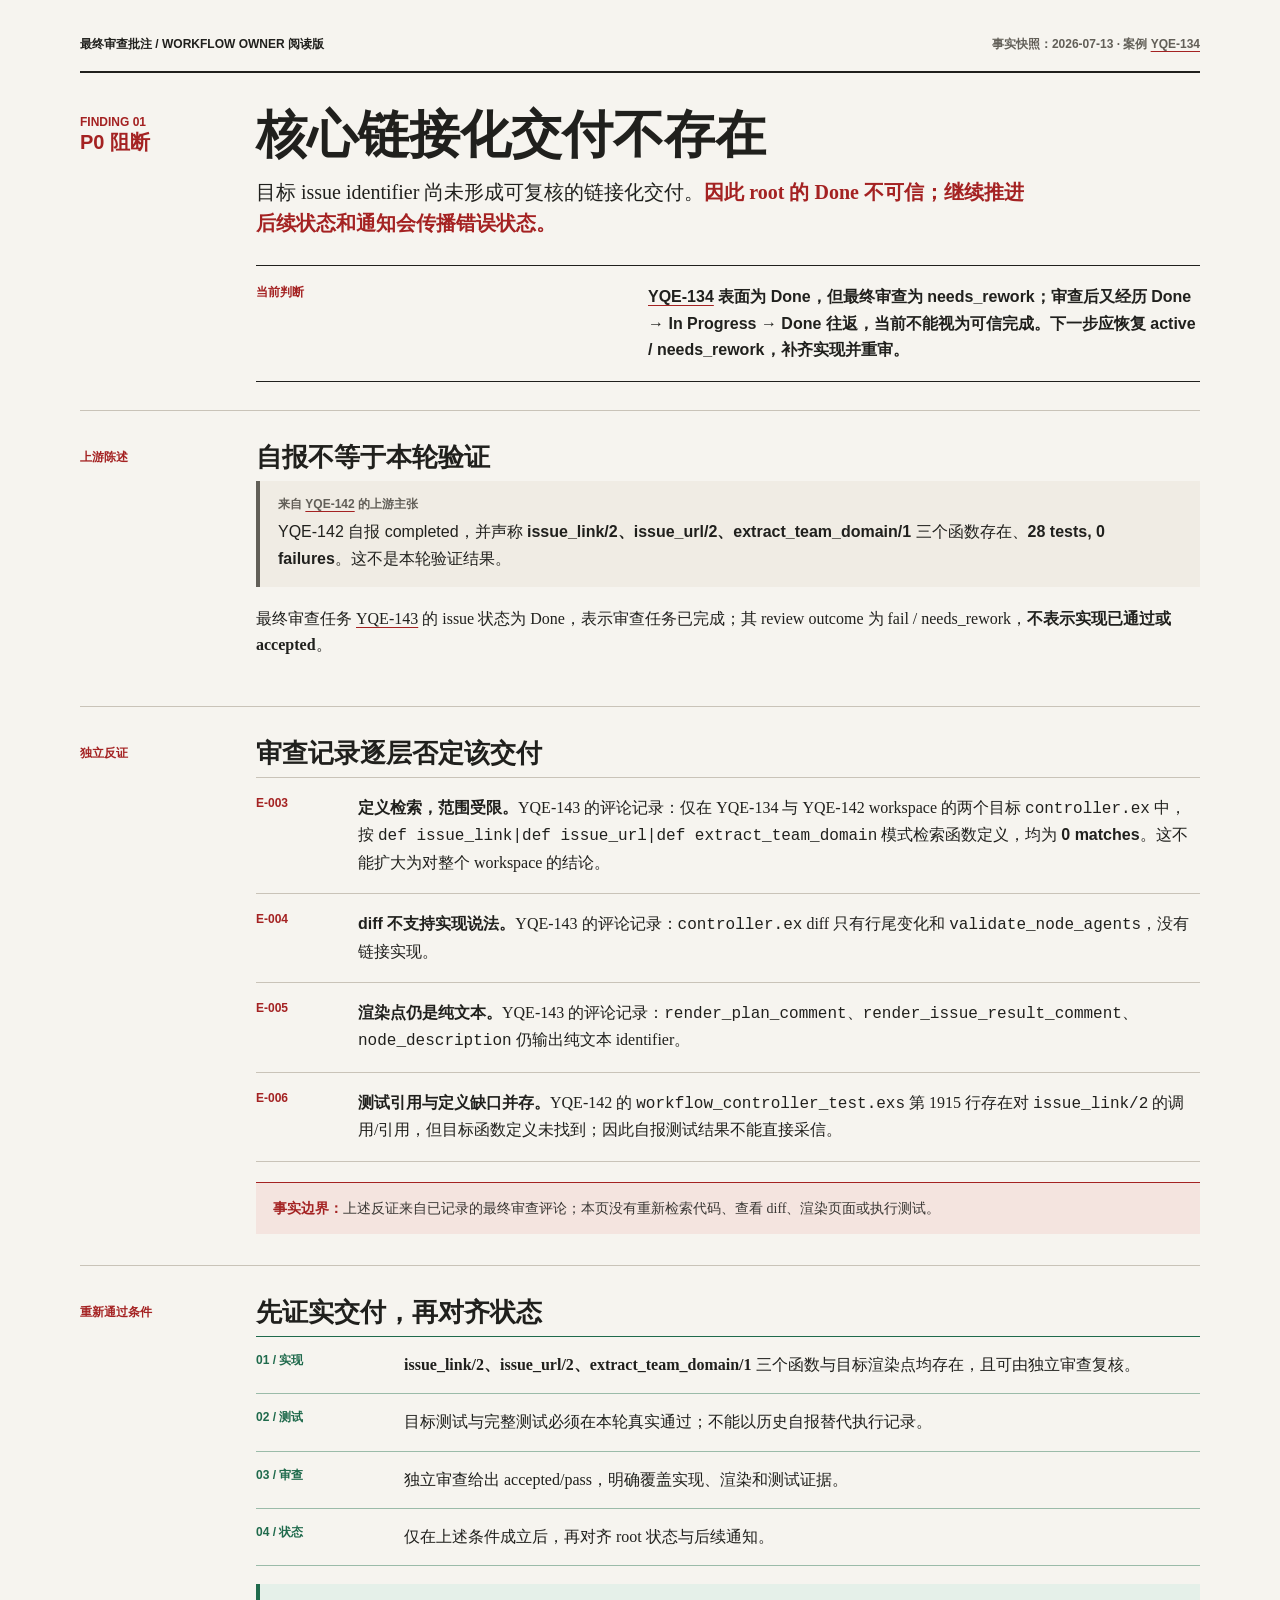
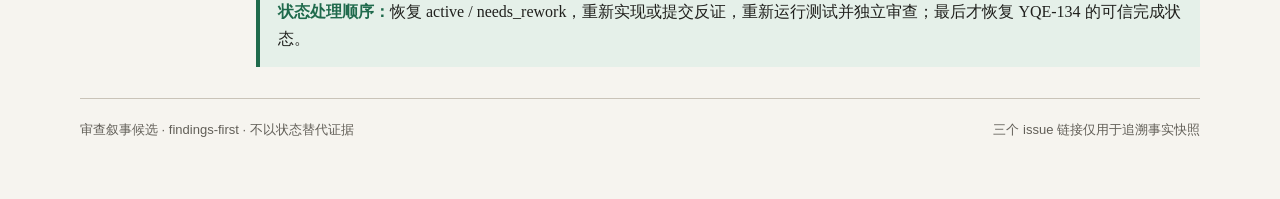
<file: .symphony/report-design-spike/yqe-134/review-narrative/index.html>
<!-- 假设：workflow owner 接受 findings-first 审查语言。形式来源：final review 的代码审查记录。事实边界：只使用报告事实包；上游自报不是本轮复验，页面不宣称本轮重新执行代码或测试。 -->
<!doctype html>
<html lang="zh-CN">
<head>
  <meta charset="utf-8">
  <meta name="viewport" content="width=device-width, initial-scale=1">
  <title>YQE-134 审查叙事</title>
  <style>
    :root { --paper:#f6f4ef; --ink:#20201d; --muted:#625f58; --rule:#c9c3b8; --red:#a42222; --red-soft:#f4e4df; --green:#1f6a4c; --green-soft:#e5f0e9; --note:#f0ece4; }
    * { box-sizing:border-box; }
    html { background:var(--paper); }
    body { margin:0; color:var(--ink); background:var(--paper); font-family:"Noto Serif CJK SC","Songti SC",SimSun,serif; font-size:16px; line-height:1.65; letter-spacing:0; overflow-wrap:anywhere; }
    a { color:inherit; text-decoration-color:var(--red); text-decoration-thickness:1px; text-underline-offset:3px; }
    a:focus-visible { outline:3px solid #1d5f94; outline-offset:3px; border-radius:1px; }
    .page { width:min(1120px,calc(100% - 40px)); margin:0 auto; padding:36px 0 64px; }
    .masthead { display:flex; justify-content:space-between; gap:24px; align-items:baseline; padding-bottom:18px; border-bottom:2px solid var(--ink); font-family:"Noto Sans CJK SC","Microsoft YaHei",sans-serif; }
    .kicker,.folio,.eyebrow,.evidence-id,.margin-label,.condition-label { margin:0; font-size:12px; font-weight:700; line-height:1.4; letter-spacing:0; text-transform:uppercase; }
    .folio { color:var(--muted); text-align:right; }
    .finding,.review-grid { display:grid; grid-template-columns:144px minmax(0,1fr); gap:32px; }
    .finding { padding:34px 0 28px; border-bottom:1px solid var(--rule); }
    .review-grid { padding:31px 0; border-bottom:1px solid var(--rule); }
    .margin-note { padding-top:7px; color:var(--red); font-family:"Noto Sans CJK SC","Microsoft YaHei",sans-serif; }
    .margin-note strong { display:block; font-size:20px; line-height:1.1; }
    h1,h2,h3,p { margin-top:0; }
    h1 { max-width:810px; margin-bottom:14px; font-size:clamp(30px,4vw,52px); font-weight:700; line-height:1.1; letter-spacing:0; text-wrap:pretty; }
    h2 { margin-bottom:8px; font-size:26px; line-height:1.2; letter-spacing:0; text-wrap:pretty; }
    .issue-id { white-space:nowrap; }
    .lead { max-width:780px; margin-bottom:0; font-size:20px; line-height:1.55; text-wrap:pretty; }
    .lead strong { color:var(--red); }
    .judgment { display:grid; grid-template-columns:1fr 1.5fr; gap:24px; margin-top:26px; padding:18px 0; border-top:1px solid var(--ink); border-bottom:1px solid var(--ink); font-family:"Noto Sans CJK SC","Microsoft YaHei",sans-serif; }
    .judgment p { margin:0; }.judgment .eyebrow { color:var(--red); }.judgment .statement { font-size:16px; font-weight:700; }
    .claim { margin:0 0 19px; padding:15px 18px; background:var(--note); border-left:4px solid var(--muted); font-family:"Noto Sans CJK SC","Microsoft YaHei",sans-serif; }
    .claim .eyebrow { margin-bottom:6px; color:var(--muted); }.claim p,.evidence-list p,.conditions p,.state-note p,.footer p { margin:0; }
    .evidence-list,.conditions { margin:0; padding:0; list-style:none; }
    .evidence-list { border-top:1px solid var(--rule); }
    .evidence-list li { display:grid; grid-template-columns:84px minmax(0,1fr); gap:18px; padding:17px 0; border-bottom:1px solid var(--rule); }
    .evidence-id { color:var(--red); font-family:"Noto Sans CJK SC","Microsoft YaHei",sans-serif; }
    .evidence-list strong { font-family:"Noto Sans CJK SC","Microsoft YaHei",sans-serif; }
    .boundary { margin:20px 0 0; padding:14px 17px; color:#393734; background:var(--red-soft); border-top:1px solid var(--red); font-size:14px; }.boundary strong { color:var(--red); }
    .conditions { border-top:1px solid var(--green); }.conditions li { display:grid; grid-template-columns:130px minmax(0,1fr); gap:18px; padding:15px 0; border-bottom:1px solid #9bbba9; }.condition-label { color:var(--green); font-family:"Noto Sans CJK SC","Microsoft YaHei",sans-serif; }
    .state-note { margin:18px 0 0; padding:15px 18px; background:var(--green-soft); border-left:4px solid var(--green); }.state-note strong { color:var(--green); }
    .footer { display:flex; justify-content:space-between; gap:20px; padding-top:20px; color:var(--muted); font-size:13px; font-family:"Noto Sans CJK SC","Microsoft YaHei",sans-serif; }
    @media (max-width:640px) { .page { width:min(1120px,calc(100% - 28px)); padding-top:22px; }.masthead,.footer { display:block; }.folio { margin-top:8px; text-align:left; }.finding,.review-grid { grid-template-columns:1fr; gap:12px; }.finding { padding-top:25px; }.margin-note { padding-top:0; }h1 { font-size:34px; }.lead { font-size:18px; }.judgment { grid-template-columns:1fr; gap:8px; }.evidence-list li { grid-template-columns:74px minmax(0,1fr); gap:11px; }.conditions li { grid-template-columns:92px minmax(0,1fr); gap:11px; }.footer p + p { margin-top:6px; } }
  </style>
</head>
<body>
  <main class="page">
    <header class="masthead">
      <p class="kicker">最终审查批注 / workflow owner 阅读版</p>
      <p class="folio">事实快照：2026-07-13 · 案例 <a href="https://linear.app/yqeeqy/issue/YQE-134/我希望当在一个issue里引用其他issue的时候是一个可达的链接这个操作最好是不耗token的" class="issue-id">YQE-134</a></p>
    </header>
    <section class="finding" aria-labelledby="finding-title">
      <aside class="margin-note" aria-label="finding 严重性"><p class="margin-label">Finding 01</p><strong>P0 阻断</strong></aside>
      <div>
        <h1 id="finding-title">核心链接化交付不存在</h1>
        <p class="lead">目标 issue identifier 尚未形成可复核的链接化交付。<strong>因此 root 的 Done 不可信；继续推进后续状态和通知会传播错误状态。</strong></p>
        <div class="judgment" aria-label="当前审查判断"><p class="eyebrow">当前判断</p><p class="statement"><a href="https://linear.app/yqeeqy/issue/YQE-134/我希望当在一个issue里引用其他issue的时候是一个可达的链接这个操作最好是不耗token的" class="issue-id">YQE-134</a> 表面为 Done，但最终审查为 needs_rework；审查后又经历 Done → In Progress → Done 往返，当前不能视为可信完成。下一步应恢复 active / needs_rework，补齐实现并重审。</p></div>
      </div>
    </section>
    <section class="review-grid" aria-labelledby="claim-title">
      <aside class="margin-note"><p class="margin-label">上游陈述</p></aside>
      <div>
        <h2 id="claim-title">自报不等于本轮验证</h2>
        <div class="claim"><p class="eyebrow">来自 <a href="https://linear.app/yqeeqy/issue/YQE-142/issue-identifier-链接化" class="issue-id">YQE-142</a> 的上游主张</p><p>YQE-142 自报 completed，并声称 <strong>issue_link/2、issue_url/2、extract_team_domain/1</strong> 三个函数存在、<strong>28 tests, 0 failures</strong>。这不是本轮验证结果。</p></div>
        <p>最终审查任务 <a href="https://linear.app/yqeeqy/issue/YQE-143/最终审查" class="issue-id">YQE-143</a> 的 issue 状态为 Done，表示审查任务已完成；其 review outcome 为 fail / needs_rework，<strong>不表示实现已通过或 accepted</strong>。</p>
      </div>
    </section>
    <section class="review-grid" aria-labelledby="evidence-title">
      <aside class="margin-note"><p class="margin-label">独立反证</p></aside>
      <div>
        <h2 id="evidence-title">审查记录逐层否定该交付</h2>
        <ol class="evidence-list">
          <li><p class="evidence-id">E-003</p><p><strong>定义检索，范围受限。</strong>YQE-143 的评论记录：仅在 YQE-134 与 YQE-142 workspace 的两个目标 <code>controller.ex</code> 中，按 <code>def issue_link|def issue_url|def extract_team_domain</code> 模式检索函数定义，均为 <strong>0 matches</strong>。这不能扩大为对整个 workspace 的结论。</p></li>
          <li><p class="evidence-id">E-004</p><p><strong>diff 不支持实现说法。</strong>YQE-143 的评论记录：<code>controller.ex</code> diff 只有行尾变化和 <code>validate_node_agents</code>，没有链接实现。</p></li>
          <li><p class="evidence-id">E-005</p><p><strong>渲染点仍是纯文本。</strong>YQE-143 的评论记录：<code>render_plan_comment</code>、<code>render_issue_result_comment</code>、<code>node_description</code> 仍输出纯文本 identifier。</p></li>
          <li><p class="evidence-id">E-006</p><p><strong>测试引用与定义缺口并存。</strong>YQE-142 的 <code>workflow_controller_test.exs</code> 第 1915 行存在对 <code>issue_link/2</code> 的调用/引用，但目标函数定义未找到；因此自报测试结果不能直接采信。</p></li>
        </ol>
        <p class="boundary"><strong>事实边界：</strong>上述反证来自已记录的最终审查评论；本页没有重新检索代码、查看 diff、渲染页面或执行测试。</p>
      </div>
    </section>
    <section class="review-grid" aria-labelledby="conditions-title">
      <aside class="margin-note"><p class="margin-label">重新通过条件</p></aside>
      <div>
        <h2 id="conditions-title">先证实交付，再对齐状态</h2>
        <ol class="conditions">
          <li><p class="condition-label">01 / 实现</p><p><strong>issue_link/2、issue_url/2、extract_team_domain/1</strong> 三个函数与目标渲染点均存在，且可由独立审查复核。</p></li>
          <li><p class="condition-label">02 / 测试</p><p>目标测试与完整测试必须在本轮真实通过；不能以历史自报替代执行记录。</p></li>
          <li><p class="condition-label">03 / 审查</p><p>独立审查给出 accepted/pass，明确覆盖实现、渲染和测试证据。</p></li>
          <li><p class="condition-label">04 / 状态</p><p>仅在上述条件成立后，再对齐 root 状态与后续通知。</p></li>
        </ol>
        <div class="state-note"><p><strong>状态处理顺序：</strong>恢复 active / needs_rework，重新实现或提交反证，重新运行测试并独立审查；最后才恢复 <span class="issue-id">YQE-134</span> 的可信完成状态。</p></div>
      </div>
    </section>
    <footer class="footer"><p>审查叙事候选 · findings-first · 不以状态替代证据</p><p>三个 issue 链接仅用于追溯事实快照</p></footer>
  </main>
</body>
</html>
</file>
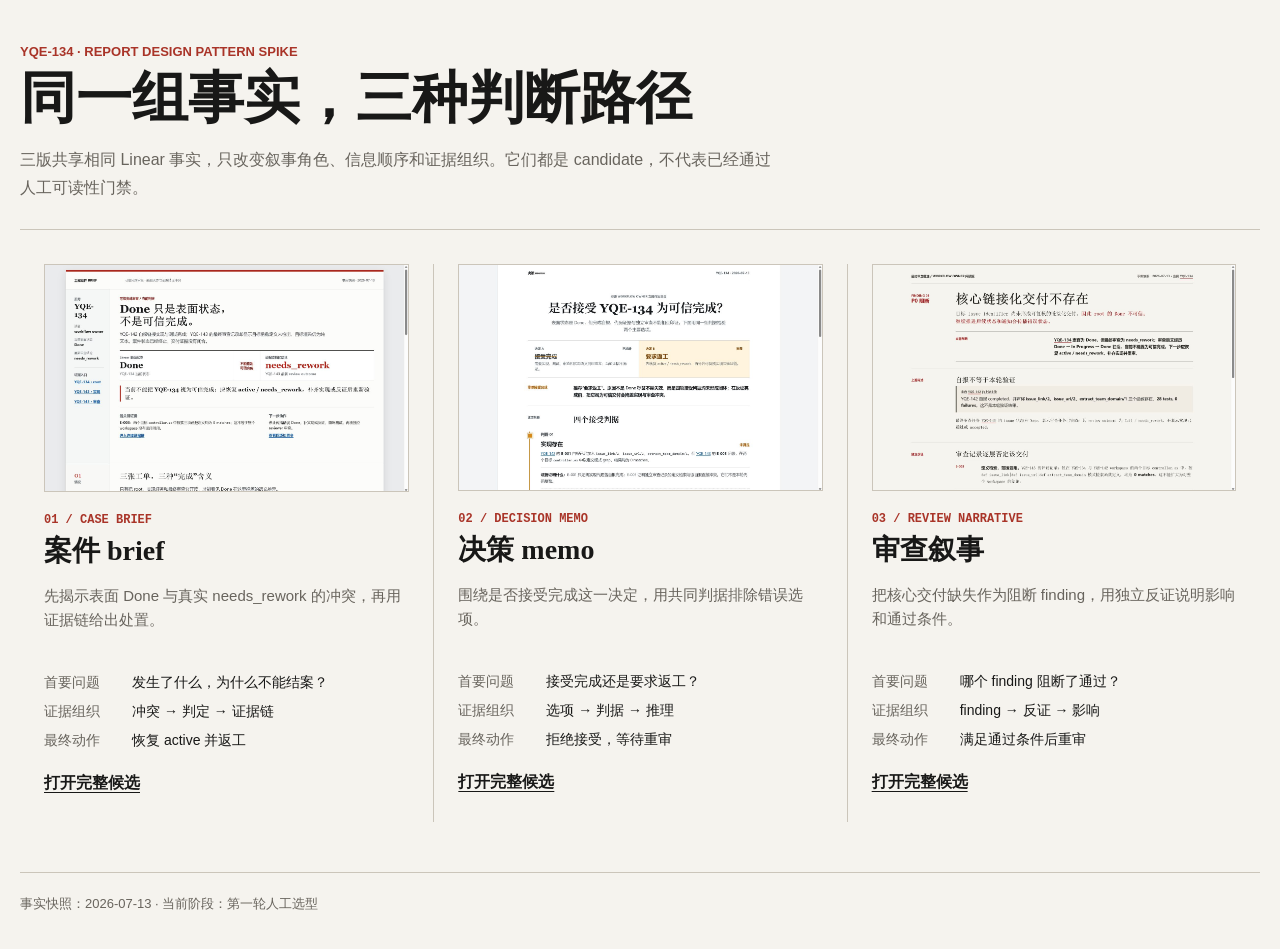
<file: .symphony/report-design-spike/yqe-134/review-index.html>
<!doctype html>
<html lang="zh-CN">
<head>
  <meta charset="utf-8">
  <meta name="viewport" content="width=device-width, initial-scale=1">
  <title>YQE-134 同案三解</title>
  <style>
    :root {
      color-scheme: light;
      --ink: #181817;
      --muted: #68645d;
      --paper: #f5f3ee;
      --line: #cbc5ba;
      --accent: #a93428;
    }
    * { box-sizing: border-box; }
    body {
      margin: 0;
      background: var(--paper);
      color: var(--ink);
      font-family: "Microsoft YaHei", "PingFang SC", sans-serif;
      letter-spacing: 0;
    }
    header, main, footer {
      width: min(1500px, calc(100% - 40px));
      margin-inline: auto;
    }
    header {
      padding: 44px 0 28px;
      border-bottom: 1px solid var(--line);
    }
    .eyebrow {
      margin: 0 0 10px;
      color: var(--accent);
      font-size: 13px;
      font-weight: 700;
      text-transform: uppercase;
    }
    h1 {
      margin: 0;
      max-width: 900px;
      font-family: SimSun, "Songti SC", serif;
      font-size: 56px;
      line-height: 1.06;
    }
    .lede {
      max-width: 760px;
      margin: 18px 0 0;
      color: var(--muted);
      font-size: 16px;
      line-height: 1.7;
    }
    main {
      display: grid;
      grid-template-columns: repeat(3, minmax(0, 1fr));
      gap: 0;
      padding: 34px 0 50px;
      border-bottom: 1px solid var(--line);
    }
    article {
      min-width: 0;
      padding: 0 24px 28px;
      border-left: 1px solid var(--line);
    }
    article:first-child { border-left: 0; }
    figure { margin: 0; }
    img {
      display: block;
      width: 100%;
      aspect-ratio: 16 / 10;
      object-fit: cover;
      object-position: top;
      border: 1px solid var(--line);
      background: white;
    }
    .number {
      display: block;
      margin: 22px 0 8px;
      color: var(--accent);
      font: 700 12px/1 "Consolas", monospace;
    }
    h2 {
      margin: 0;
      font-family: SimSun, "Songti SC", serif;
      font-size: 28px;
      line-height: 1.2;
    }
    .question {
      min-height: 72px;
      margin: 16px 0;
      color: var(--muted);
      font-size: 15px;
      line-height: 1.6;
    }
    dl {
      display: grid;
      grid-template-columns: 76px 1fr;
      gap: 8px 12px;
      margin: 0 0 22px;
      font-size: 14px;
      line-height: 1.5;
    }
    dt { color: var(--muted); }
    dd { margin: 0; }
    a {
      display: inline-block;
      color: var(--ink);
      font-weight: 700;
      text-underline-offset: 4px;
    }
    a:focus-visible {
      outline: 3px solid #1d5f94;
      outline-offset: 3px;
    }
    footer {
      padding: 22px 0 36px;
      color: var(--muted);
      font-size: 13px;
    }
    @media (max-width: 900px) {
      body { padding-bottom: 32px; }
      header, main, footer { width: min(680px, calc(100% - 28px)); }
      h1 { font-size: 36px; }
      main { grid-template-columns: 1fr; padding-top: 18px; }
      article, article:first-child, article:last-child {
        padding: 24px 0 30px;
        border-left: 0;
        border-top: 1px solid var(--line);
      }
      article:first-child { border-top: 0; }
      .question { min-height: 0; }
    }
  </style>
</head>
<body>
  <header>
    <p class="eyebrow">YQE-134 · report design pattern spike</p>
    <h1>同一组事实，三种判断路径</h1>
    <p class="lede">三版共享相同 Linear 事实，只改变叙事角色、信息顺序和证据组织。它们都是 candidate，不代表已经通过人工可读性门禁。</p>
  </header>
  <main>
    <article>
      <figure><img src="case-brief/screenshot.png" alt="案件 brief 桌面截图"></figure>
      <span class="number">01 / CASE BRIEF</span>
      <h2>案件 brief</h2>
      <p class="question">先揭示表面 Done 与真实 needs_rework 的冲突，再用证据链给出处置。</p>
      <dl>
        <dt>首要问题</dt><dd>发生了什么，为什么不能结案？</dd>
        <dt>证据组织</dt><dd>冲突 → 判定 → 证据链</dd>
        <dt>最终动作</dt><dd>恢复 active 并返工</dd>
      </dl>
      <a href="case-brief/index.html">打开完整候选</a>
    </article>
    <article>
      <figure><img src="decision-memo/screenshot.png" alt="决策 memo 桌面截图"></figure>
      <span class="number">02 / DECISION MEMO</span>
      <h2>决策 memo</h2>
      <p class="question">围绕是否接受完成这一决定，用共同判据排除错误选项。</p>
      <dl>
        <dt>首要问题</dt><dd>接受完成还是要求返工？</dd>
        <dt>证据组织</dt><dd>选项 → 判据 → 推理</dd>
        <dt>最终动作</dt><dd>拒绝接受，等待重审</dd>
      </dl>
      <a href="decision-memo/index.html">打开完整候选</a>
    </article>
    <article>
      <figure><img src="review-narrative/screenshot.png" alt="审查叙事桌面截图"></figure>
      <span class="number">03 / REVIEW NARRATIVE</span>
      <h2>审查叙事</h2>
      <p class="question">把核心交付缺失作为阻断 finding，用独立反证说明影响和通过条件。</p>
      <dl>
        <dt>首要问题</dt><dd>哪个 finding 阻断了通过？</dd>
        <dt>证据组织</dt><dd>finding → 反证 → 影响</dd>
        <dt>最终动作</dt><dd>满足通过条件后重审</dd>
      </dl>
      <a href="review-narrative/index.html">打开完整候选</a>
    </article>
  </main>
  <footer>事实快照：2026-07-13 · 当前阶段：第一轮人工选型</footer>
</body>
</html>
</file>
